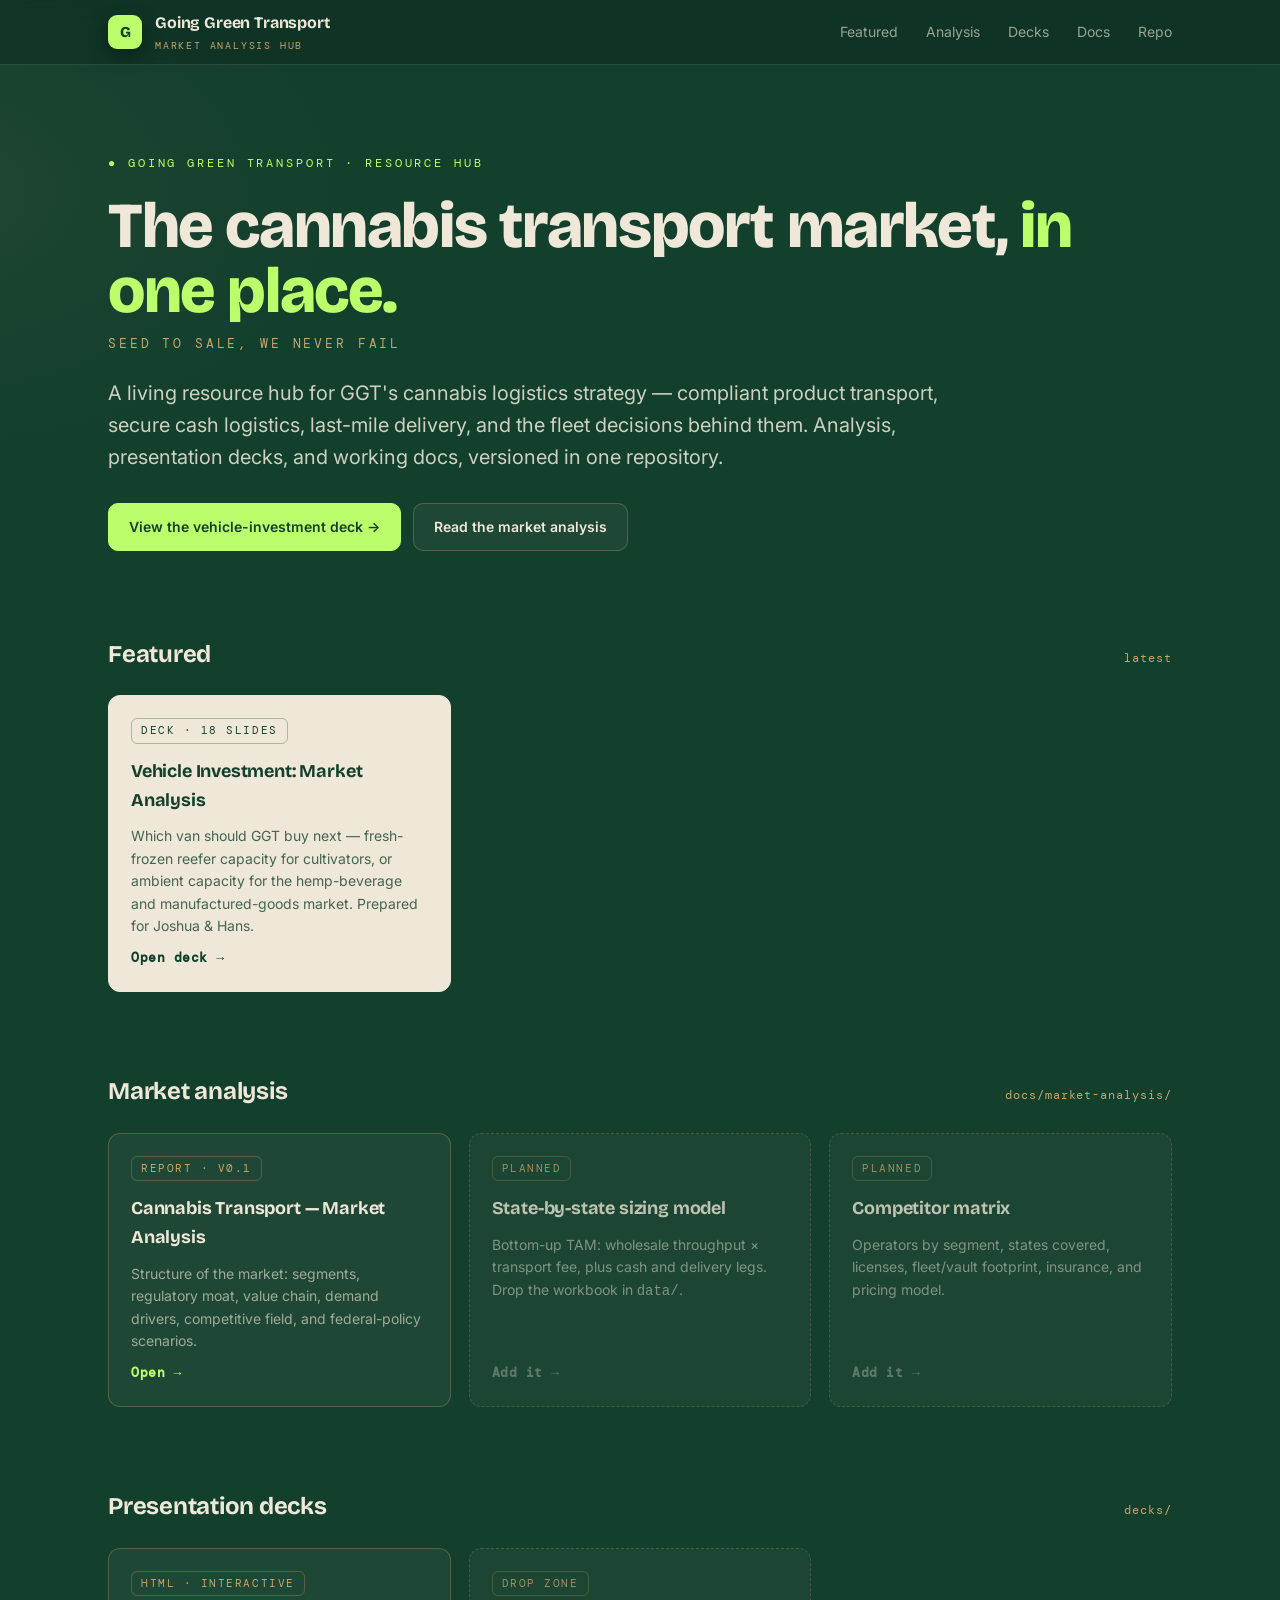
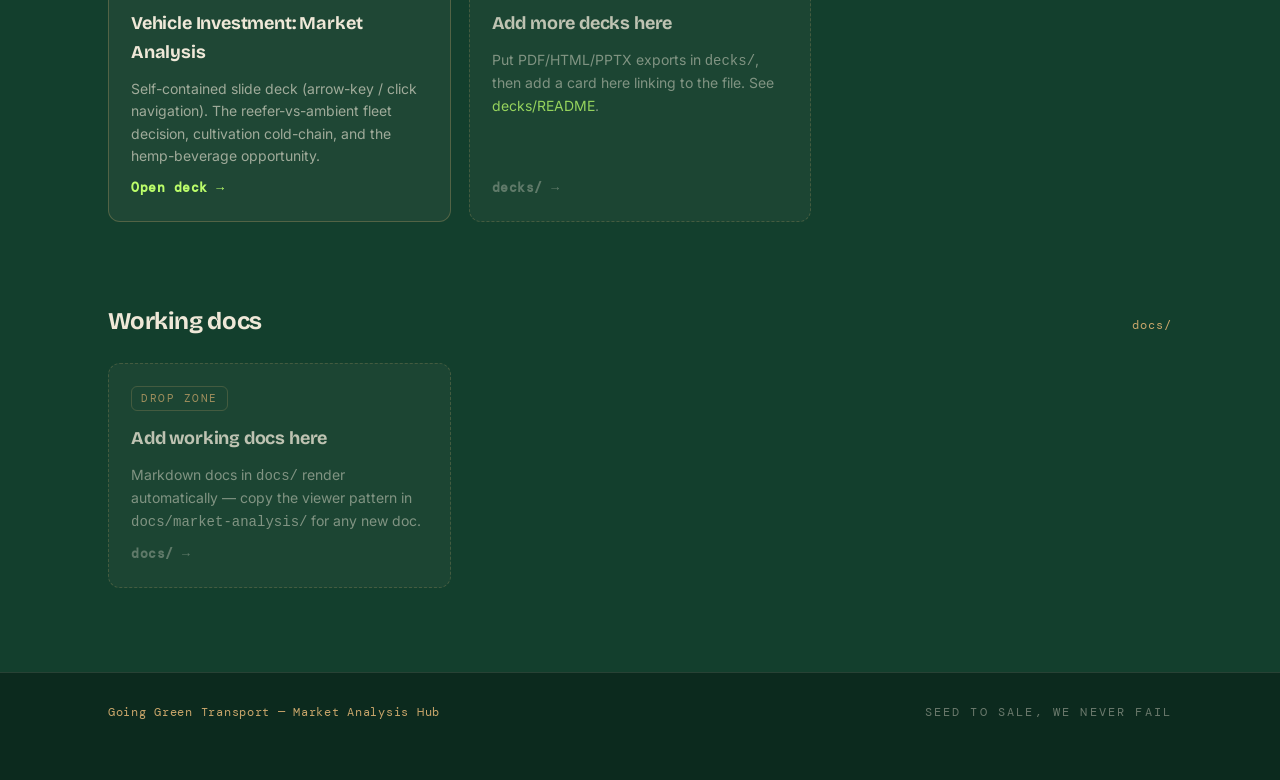
<file: index.html>
<!DOCTYPE html>
<html lang="en">
<head>
  <meta charset="utf-8" />
  <meta name="viewport" content="width=device-width, initial-scale=1" />
  <title>Going Green Transport — Market Analysis Hub</title>
  <meta name="description" content="Going Green Transport (GGT): a resource hub for the cannabis transport market — analysis, decks, and docs." />
  <link rel="preconnect" href="https://fonts.googleapis.com" />
  <link rel="preconnect" href="https://fonts.gstatic.com" crossorigin />
  <link rel="stylesheet" href="https://fonts.googleapis.com/css2?family=Bricolage+Grotesque:opsz,wght@12..96,600;12..96,700;12..96,800&family=Inter:wght@400;500;600&family=DM+Mono:wght@400;500&display=swap" />
  <link rel="stylesheet" href="assets/styles.css" />
  <link rel="icon" href="data:image/svg+xml,<svg xmlns='http://www.w3.org/2000/svg' viewBox='0 0 100 100'><rect width='100' height='100' rx='22' fill='%23bbfd6a'/><text x='50' y='70' font-size='52' text-anchor='middle' font-family='sans-serif' font-weight='800' fill='%23133f2d'>G</text></svg>" />
</head>
<body>
  <header class="topbar">
    <div class="wrap">
      <div class="brand">
        <span class="mark">G</span>
        <span><b>Going Green Transport</b><small>Market Analysis Hub</small></span>
      </div>
      <nav class="topnav">
        <a href="#featured">Featured</a>
        <a href="#analysis">Analysis</a>
        <a href="#decks">Decks</a>
        <a href="#docs">Docs</a>
        <a href="https://github.com/delta9-digital/hub.ggt-canabis-transport-market-analysis">Repo</a>
      </nav>
    </div>
  </header>

  <main>
    <section class="hero">
      <div class="wrap">
        <span class="kicker">● Going Green Transport · Resource Hub</span>
        <h1>The cannabis transport market, <span class="hl">in one place.</span></h1>
        <p class="tagline">Seed to sale, we never fail</p>
        <p class="lede">
          A living resource hub for GGT's cannabis logistics strategy — compliant product
          transport, secure cash logistics, last-mile delivery, and the fleet decisions behind them.
          Analysis, presentation decks, and working docs, versioned in one repository.
        </p>
        <div class="cta-row">
          <a class="btn btn-primary" href="decks/ggt-vehicle-investment-market-analysis.html">View the vehicle-investment deck →</a>
          <a class="btn btn-ghost" href="docs/market-analysis/">Read the market analysis</a>
        </div>
      </div>
    </section>

    <!-- FEATURED -->
    <section class="block" id="featured">
      <div class="wrap">
        <div class="section-head">
          <h2>Featured</h2>
          <span class="hint">latest</span>
        </div>
        <div class="grid">
          <a class="card feature" href="decks/ggt-vehicle-investment-market-analysis.html">
            <span class="tag">Deck · 18 slides</span>
            <h3>Vehicle Investment: Market Analysis</h3>
            <p>Which van should GGT buy next — fresh-frozen reefer capacity for cultivators, or
               ambient capacity for the hemp-beverage and manufactured-goods market. Prepared for
               Joshua &amp; Hans.</p>
            <span class="go">Open deck →</span>
          </a>
        </div>
      </div>
    </section>

    <!-- ANALYSIS -->
    <section class="block" id="analysis">
      <div class="wrap">
        <div class="section-head">
          <h2>Market analysis</h2>
          <span class="hint">docs/market-analysis/</span>
        </div>
        <div class="grid">
          <a class="card" href="docs/market-analysis/">
            <span class="tag">Report · v0.1</span>
            <h3>Cannabis Transport — Market Analysis</h3>
            <p>Structure of the market: segments, regulatory moat, value chain, demand drivers,
               competitive field, and federal-policy scenarios.</p>
            <span class="go">Open →</span>
          </a>
          <div class="card placeholder">
            <span class="tag">Planned</span>
            <h3>State-by-state sizing model</h3>
            <p>Bottom-up TAM: wholesale throughput × transport fee, plus cash and delivery legs.
               Drop the workbook in <code>data/</code>.</p>
            <span class="go">Add it →</span>
          </div>
          <div class="card placeholder">
            <span class="tag">Planned</span>
            <h3>Competitor matrix</h3>
            <p>Operators by segment, states covered, licenses, fleet/vault footprint, insurance,
               and pricing model.</p>
            <span class="go">Add it →</span>
          </div>
        </div>
      </div>
    </section>

    <!-- DECKS -->
    <section class="block" id="decks">
      <div class="wrap">
        <div class="section-head">
          <h2>Presentation decks</h2>
          <span class="hint">decks/</span>
        </div>
        <div class="grid">
          <a class="card" href="decks/ggt-vehicle-investment-market-analysis.html">
            <span class="tag">HTML · interactive</span>
            <h3>Vehicle Investment: Market Analysis</h3>
            <p>Self-contained slide deck (arrow-key / click navigation). The reefer-vs-ambient
               fleet decision, cultivation cold-chain, and the hemp-beverage opportunity.</p>
            <span class="go">Open deck →</span>
          </a>
          <div class="card placeholder">
            <span class="tag">Drop zone</span>
            <h3>Add more decks here</h3>
            <p>Put PDF/HTML/PPTX exports in <code>decks/</code>, then add a card here linking to
               the file. See <a href="decks/">decks/README</a>.</p>
            <span class="go">decks/ →</span>
          </div>
        </div>
      </div>
    </section>

    <!-- DOCS -->
    <section class="block" id="docs">
      <div class="wrap">
        <div class="section-head">
          <h2>Working docs</h2>
          <span class="hint">docs/</span>
        </div>
        <div class="grid">
          <div class="card placeholder">
            <span class="tag">Drop zone</span>
            <h3>Add working docs here</h3>
            <p>Markdown docs in <code>docs/</code> render automatically — copy the viewer pattern in
               <code>docs/market-analysis/</code> for any new doc.</p>
            <span class="go">docs/ →</span>
          </div>
        </div>
      </div>
    </section>
  </main>

  <footer class="footer">
    <div class="wrap">
      <span>Going Green Transport — Market Analysis Hub</span>
      <span class="tag-line">Seed to sale, we never fail</span>
    </div>
  </footer>
</body>
</html>
</file>
<file: assets/styles.css>
/* GGT — Going Green Transport · Market Analysis Hub
   Brand system extracted from the GGT design system (Bricolage Grotesque / Inter / DM Mono,
   forest green + cream + lime + amber). No build step; plain CSS with custom properties. */

:root {
  /* ---- GGT brand palette ---- */
  --ggt-green:        #133f2d;   /* page background (forest green) */
  --ggt-green-deep:   #0f3224;   /* elevated surfaces / top bar */
  --ggt-green-deeper: #0c2a1e;   /* footer / strips */
  --ggt-cream:        #efe8d8;   /* headings + solid fills */
  --ggt-lime:         #bbfd6a;   /* primary accent */
  --ggt-amber:        #c9a66b;   /* secondary accent / mono labels */

  /* ---- Semantic roles ---- */
  --bg:         var(--ggt-green);
  --surface:    rgba(239, 232, 216, .05);   /* panel fill: cream 5% */
  --surface-2:  rgba(239, 232, 216, .08);   /* panel hover */
  --line:       rgba(201, 166, 107, .30);   /* border: amber 30% */
  --line-soft:  rgba(239, 232, 216, .12);
  --ink:        var(--ggt-cream);           /* primary text */
  --ink-body:   rgba(239, 232, 216, .86);   /* body copy */
  --ink-soft:   rgba(239, 232, 216, .62);
  --ink-mute:   rgba(239, 232, 216, .42);
  --accent:     var(--ggt-lime);
  --accent-2:   var(--ggt-amber);

  --radius:  12px;
  --maxw:    1120px;
  --mono:    "DM Mono", ui-monospace, "SF Mono", Menlo, Consolas, monospace;
  --sans:    "Inter", -apple-system, BlinkMacSystemFont, "Segoe UI", Roboto, Helvetica, Arial, sans-serif;
  --display: "Bricolage Grotesque", "Inter", -apple-system, BlinkMacSystemFont, "Segoe UI", sans-serif;
}

* { box-sizing: border-box; }
html { scroll-behavior: smooth; }

body {
  margin: 0;
  font-family: var(--sans);
  color: var(--ink-body);
  background:
    radial-gradient(1100px 560px at 88% -12%, rgba(187, 253, 106, .08), transparent 60%),
    radial-gradient(820px 480px at -8% 8%, rgba(201, 166, 107, .07), transparent 55%),
    var(--bg);
  line-height: 1.6;
  -webkit-font-smoothing: antialiased;
}

a { color: var(--accent); text-decoration: none; }
a:hover { text-decoration: underline; }

.wrap { max-width: var(--maxw); margin: 0 auto; padding: 0 28px; }

/* ---------- Mono kicker/eyebrow ---------- */
.kicker {
  font-family: var(--mono); font-size: 12px; letter-spacing: .24em; text-transform: uppercase;
  color: var(--accent);
}
.kicker.amber { color: var(--accent-2); }

/* ---------- Top bar ---------- */
.topbar {
  position: sticky; top: 0; z-index: 10;
  backdrop-filter: blur(10px);
  background: color-mix(in srgb, var(--ggt-green-deep) 82%, transparent);
  border-bottom: 1px solid var(--line-soft);
}
.topbar .wrap { display: flex; align-items: center; justify-content: space-between; height: 64px; }
.brand { display: flex; align-items: center; gap: 13px; }
.brand .mark {
  width: 34px; height: 34px; border-radius: 9px; flex: 0 0 auto;
  background: var(--ggt-lime);
  display: grid; place-items: center; color: var(--ggt-green); font-family: var(--display);
  font-weight: 800; font-size: 15px; letter-spacing: -.02em;
  box-shadow: 0 6px 18px rgba(0, 0, 0, .35);
}
.brand b { font-family: var(--display); font-weight: 700; color: var(--ink); font-size: 16px; letter-spacing: -.01em; line-height: 1.1; }
.brand small { display: block; font-family: var(--mono); font-weight: 400; color: var(--accent-2); font-size: 10px; letter-spacing: .18em; text-transform: uppercase; margin-top: 2px; }
.topnav a { color: var(--ink-soft); margin-left: 24px; font-size: 14px; }
.topnav a:hover { color: var(--ink); text-decoration: none; }

/* ---------- Hero ---------- */
.hero { padding: 84px 0 44px; }
.hero .kicker { display: inline-block; margin-bottom: 20px; }
.hero h1 {
  font-family: var(--display); font-weight: 800;
  font-size: clamp(36px, 5.6vw, 64px); line-height: 1.02; letter-spacing: -.022em;
  color: var(--ink); margin: 0 0 10px;
}
.hero h1 .hl { color: var(--accent); }
.hero .tagline {
  font-family: var(--mono); font-size: 13px; letter-spacing: .22em; text-transform: uppercase;
  color: var(--accent-2); margin: 0 0 22px;
}
.hero p.lede { font-size: clamp(16px, 2.1vw, 20px); color: var(--ink-body); max-width: 68ch; margin: 0 0 30px; }
.cta-row { display: flex; flex-wrap: wrap; gap: 12px; }
.btn {
  display: inline-flex; align-items: center; gap: 8px; padding: 12px 20px; border-radius: 10px;
  font-weight: 600; font-size: 14px; border: 1px solid transparent; cursor: pointer; font-family: var(--sans);
}
.btn-primary { background: var(--ggt-lime); color: var(--ggt-green); border-color: var(--ggt-lime); }
.btn-primary:hover { text-decoration: none; filter: brightness(1.06); }
.btn-ghost { border-color: var(--line); color: var(--ink); background: var(--surface); }
.btn-ghost:hover { text-decoration: none; border-color: var(--accent-2); }

/* ---------- Sections ---------- */
section.block { padding: 40px 0; }
.section-head { display: flex; align-items: baseline; justify-content: space-between; gap: 16px; margin-bottom: 22px; }
.section-head h2 { font-family: var(--display); font-weight: 700; font-size: 24px; margin: 0; letter-spacing: -.01em; color: var(--ink); }
.section-head .hint { color: var(--accent-2); font-size: 12px; font-family: var(--mono); letter-spacing: .08em; }

/* ---------- Card grid ---------- */
.grid { display: grid; grid-template-columns: repeat(auto-fill, minmax(300px, 1fr)); gap: 18px; }
.card {
  background: var(--surface); border: 1px solid var(--line); border-radius: var(--radius);
  padding: 22px; display: flex; flex-direction: column; gap: 11px;
  transition: border-color .15s, transform .15s, background .15s;
}
.card:hover { border-color: var(--accent); background: var(--surface-2); transform: translateY(-2px); }
.card .tag {
  align-self: flex-start; font-family: var(--mono); font-size: 11px; letter-spacing: .14em;
  text-transform: uppercase; color: var(--accent-2); border: 1px solid var(--line);
  padding: 3px 9px; border-radius: 6px;
}
.card h3 { font-family: var(--display); font-weight: 700; margin: 2px 0 0; font-size: 18px; color: var(--ink); letter-spacing: -.01em; }
.card p { margin: 0; color: var(--ink-soft); font-size: 14px; flex: 1; }
.card .go { font-size: 13px; font-weight: 600; color: var(--accent); font-family: var(--mono); letter-spacing: .04em; }
.card.placeholder { border-style: dashed; opacity: .78; }
.card.placeholder:hover { transform: none; background: var(--surface); border-color: var(--line); }
.card.placeholder .go { color: var(--ink-mute); }

/* Featured card — solid cream fill (mirrors the deck's step cards) */
.card.feature { background: var(--ggt-cream); border-color: var(--ggt-cream); }
.card.feature h3 { color: var(--ggt-green); }
.card.feature p { color: color-mix(in srgb, var(--ggt-green) 78%, transparent); }
.card.feature .tag { color: var(--ggt-green); border-color: color-mix(in srgb, var(--ggt-green) 30%, transparent); }
.card.feature .go { color: var(--ggt-green); }
.card.feature:hover { filter: brightness(.98); border-color: var(--ggt-cream); transform: translateY(-2px); background: var(--ggt-cream); }

/* ---------- Doc page (rendered markdown) ---------- */
.doc { padding: 44px 0 80px; }
.doc-wrap { max-width: 840px; margin: 0 auto; padding: 0 28px; }
.doc-body { background: var(--surface); border: 1px solid var(--line); border-radius: var(--radius); padding: 44px clamp(22px, 5vw, 60px); }
.doc-body h1 { font-family: var(--display); font-weight: 800; font-size: clamp(30px, 4vw, 42px); margin: 0 0 8px; letter-spacing: -.022em; color: var(--ink); }
.doc-body h2 { font-family: var(--display); font-weight: 700; font-size: 25px; margin: 42px 0 12px; padding-top: 14px; border-top: 1px solid var(--line-soft); color: var(--ink); letter-spacing: -.01em; }
.doc-body h3 { font-family: var(--display); font-weight: 700; font-size: 19px; margin: 28px 0 8px; color: var(--ink); }
.doc-body p, .doc-body li { color: var(--ink-body); }
.doc-body strong { color: var(--ink); font-weight: 600; }
.doc-body a { color: var(--accent); }
.doc-body blockquote {
  margin: 18px 0; padding: 12px 18px; border-left: 3px solid var(--accent-2);
  background: rgba(201, 166, 107, .08); border-radius: 0 8px 8px 0; color: var(--ink-body);
}
.doc-body code {
  font-family: var(--mono); font-size: .86em; background: var(--ggt-green-deeper);
  border: 1px solid var(--line-soft); padding: 1px 6px; border-radius: 5px; color: var(--accent-2);
}
.doc-body pre { background: var(--ggt-green-deeper); border: 1px solid var(--line-soft); border-radius: 10px; padding: 16px; overflow: auto; }
.doc-body pre code { border: 0; padding: 0; color: var(--ink-body); }
.doc-body table { width: 100%; border-collapse: collapse; margin: 18px 0; font-size: 14px; }
.doc-body th, .doc-body td { text-align: left; padding: 10px 12px; border: 1px solid var(--line-soft); vertical-align: top; }
.doc-body th { background: var(--ggt-green-deep); color: var(--ink); font-weight: 600; font-family: var(--mono); font-size: 12px; letter-spacing: .06em; text-transform: uppercase; }
.doc-body hr { border: 0; border-top: 1px solid var(--line-soft); margin: 32px 0; }
.doc-body input[type=checkbox] { margin-right: 8px; accent-color: var(--accent); }
.doc-body ul { padding-left: 22px; }
.backlink { display: inline-flex; gap: 8px; align-items: center; color: var(--ink-soft); font-size: 13px; margin-bottom: 22px; font-family: var(--mono); letter-spacing: .04em; }
.backlink:hover { color: var(--accent); }
.loading { color: var(--ink-mute); font-family: var(--mono); font-size: 14px; }

/* ---------- Footer ---------- */
.footer { border-top: 1px solid var(--line-soft); margin-top: 44px; padding: 30px 0 60px; background: var(--ggt-green-deeper); }
.footer .wrap { display: flex; flex-wrap: wrap; gap: 8px 24px; justify-content: space-between; align-items: center; font-family: var(--mono); font-size: 12px; letter-spacing: .06em; color: var(--accent-2); }
.footer .wrap span.tag-line { color: var(--ink-mute); text-transform: uppercase; letter-spacing: .18em; }

/* ---------- Disclaimer banner ---------- */
.disclaimer {
  background: rgba(201, 166, 107, .08); border: 1px solid var(--line);
  border-left: 3px solid var(--accent-2);
  border-radius: 8px; padding: 12px 16px; font-size: 13px; color: var(--ink-body); margin: 0 0 10px;
}
.disclaimer strong { color: var(--accent-2); }

@media (max-width: 560px) {
  .topnav a:not(:last-child) { display: none; }
  .hero { padding: 56px 0 28px; }
}
</file>
